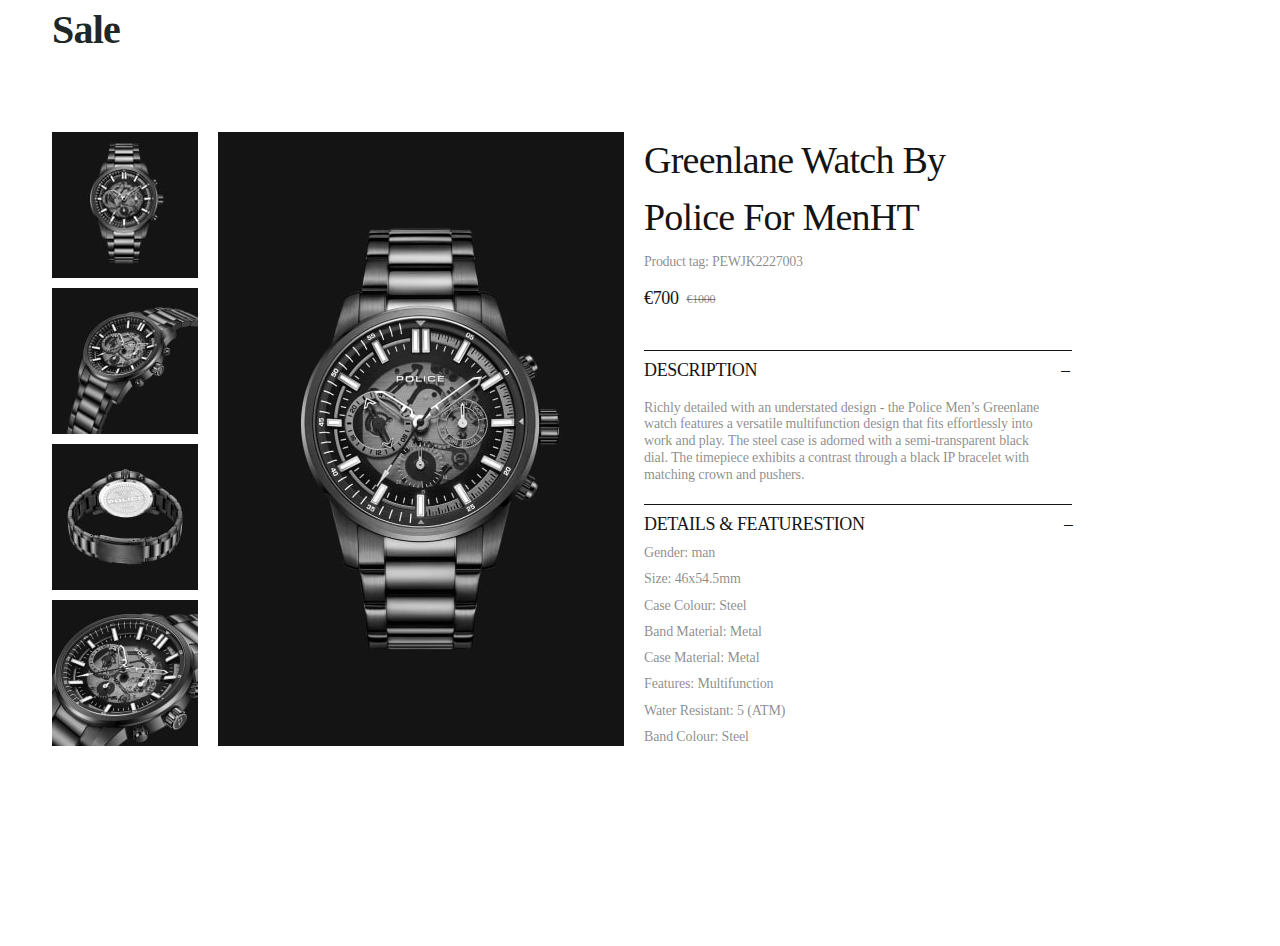
<file: index.html>
<!DOCTYPE html>
<html lang="en">

<head>
    <meta charset="UTF-8">
    <meta http-equiv="X-UA-Compatible" content="IE=edge">
    <meta name="viewport" content="width=device-width, initial-scale=1.0">
    <title>Sale</title>
    <link rel="stylesheet" href="./stayel-sections/stayl-srctions.css">
</head>

<body>
    <section class="sale-sections">
        <div class="container sale-containor-sections">
            <h2 class="section-n-title">Sale</h2>
            <div class="img-container-n">
                <div class="grup-photo">
                <ul class="sale-img list">
                    <li class="sale-item"><img src="./img/1-img-clock.jpg" alt="sale-clock" width="146px" height="146px">
                    </li>
                    <li class="sale-item"><img src="./img/2-img-clock.jpg" alt="sale-clock" width="146px" height="146px">
                    </li>
                    <li class="sale-item"><img src="./img/3-img-clock.jpg" alt="sale-clock" width="146px" height="146px">
                    </li>
                    <li class="sale-item"><img src="./img/4-img-clock.jpg" alt="sale-clock" width="146px" height="146px">
                    </li>
                </ul>
                <div class="big-nnn-img-bpx">
                    <img src="./img/img-min.jpg" alt="big-img-clock-photo" width="406px"
                            height="614px">
                </div>
            </div>
                <div class="abaut-clock">
                    <h3 class="description-title">Greenlane Watch By
                        Police For MenHT </h3>
                    <p class="product-code">Product tag: PEWJK2227003</p>
                    <div class="price">
                        <p class="min-price">€700</p>
                        <p class="max-price">€1000</p>
                    </div>
                    <h3 class="description-clock-title">Description <span class="text-decoration-line">&#9135</span></h3>
                    <p class="description-clock-text">Richly detailed with an understated design - the Police Men’s
                        Greenlane
                        watch features a versatile
                        multifunction design that fits effortlessly into work and play. The steel case is adorned with a
                        semi-transparent black dial. The timepiece exhibits a contrast through a black IP bracelet with
                        matching
                        crown and pushers.</p>
                    <h3 class="characteristic-title">DETAILS & FEATUREStion <span
                            class="text-decoration-line-limon">&#9135</span> </h3>
                    <ul class="characteristic-text-list list">
                        <li class="characteristic-text">Gender: man</li>
                        <li class="characteristic-text">Size: 46x54.5mm</li>
                        <li class="characteristic-text">Case Colour: Steel</li>
                        <li class="characteristic-text">Band Material: Metal</li>
                        <li class="characteristic-text">Case Material: Metal</li>
                        <li class="characteristic-text">Features: Multifunction</li>
                        <li class="characteristic-text">Water Resistant: 5 (ATM)</li>
                        <li class="characteristic-text">Band Colour: Steel</li>
                    </ul>
                </div>
            </div>
        </div>
    </section>
</body>

</html>
</file>
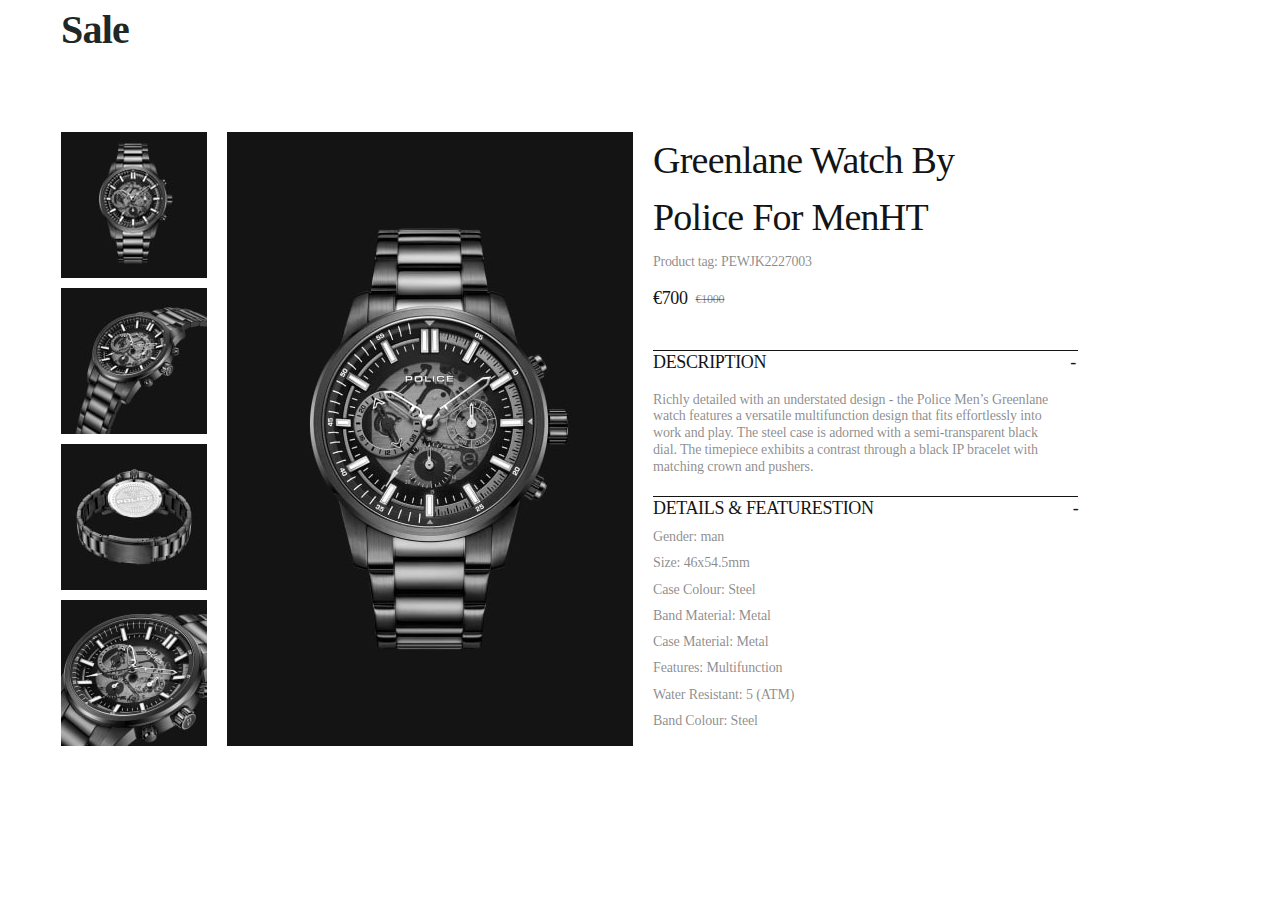
<file: index-section/index.html>
<!DOCTYPE html>
<html lang="en">

<head>
    <meta charset="UTF-8">
    <meta http-equiv="X-UA-Compatible" content="IE=edge">
    <meta name="viewport" content="width=device-width, initial-scale=1.0">
    <title>Sale</title>
    <link rel="stylesheet" href="./stayel-sections/stayl-srctions.css">
</head>

<body>
    <section class="sale-sections">
        <div class="container">
            <h2 class="section-n-title">Sale</h2>
            <div class="img-container-n">
                <ul class="sale-img list">
                    <li class="sale-item"><img src="./img/1-img-clock.jpg" alt="sale-clock" width="146" height="146">
                    </li>
                    <li class="sale-item"><img src="./img/2-img-clock.jpg" alt="sale-clock" width="146" height="146">
                    </li>
                    <li class="sale-item"><img src="./img/3-img-clock.jpg" alt="sale-clock" width="146" height="146">
                    </li>
                    <li class="sale-item"><img src="./img/4-img-clock.jpg" alt="sale-clock" width="146" height="146">
                    </li>
                </ul>
                <div class="big-nnn-img-bpx">
                    <span class="big-img-clock"><img src="./img/img-min.jpg" alt="big-img-clock-photo" width="406"
                            height="614"></span>
                </div>
                <div class="abaut-clock">
                    <h3 class="description-title">Greenlane Watch By
                        Police For MenHT </h3>
                    <p class="product-code">Product tag: PEWJK2227003</p>
                    <div class="price">
                        <p class="min-price">€700</p>
                        <p class="max-price">€1000</p>
                    </div>
                    <h3 class="description-clock-title">Description <span class="text-decoration-line">-</span></h3>
                    <p class="description-clock-text">Richly detailed with an understated design - the Police Men’s
                        Greenlane
                        watch features a versatile
                        multifunction design that fits effortlessly into work and play. The steel case is adorned with a
                        semi-transparent black dial. The timepiece exhibits a contrast through a black IP bracelet with
                        matching
                        crown and pushers.</p>
                    <h3 class="characteristic-title">DETAILS & FEATUREStion <span
                            class="text-decoration-line-limon">-</span> </h3>
                    <ul class="characteristic-text-list list">
                        <li class="characteristic-text">Gender: man</li>
                        <li class="characteristic-text">Size: 46x54.5mm</li>
                        <li class="characteristic-text">Case Colour: Steel</li>
                        <li class="characteristic-text">Band Material: Metal</li>
                        <li class="characteristic-text">Case Material: Metal</li>
                        <li class="characteristic-text">Features: Multifunction</li>
                        <li class="characteristic-text">Water Resistant: 5 (ATM)</li>
                        <li class="characteristic-text">Band Colour: Steel</li>
                    </ul>
                </div>
            </div>
        </div>
    </section>
</body>

</html>
</file>
<file: stayel-sections/stayl-srctions.css>
/* ---------------------------------------------bazik-styl--------------------------------------------------------------------- */
p,
h1,
h2,
h3,
h4,
h5,
h6 {
    margin: 0;
}

ul,
ol {
    margin: 0;
    padding-left: 0;
}

img {
    display: block;
    max-width: 100%;
    height: 100%;
}

.visually-hidden {
    position: absolute;
    width: 1px;
    height: 1px;
    margin: -1px;
    border: 0;
    padding: 0;

    white-space: nowrap;
    clip-path: inset(100%);
    clip: rect(0 0 0 0);
    overflow: hidden;
}

.link {
    text-decoration: none;
}

.list {
    list-style: none;
}

.container {
    width: 1158px;
    padding-left: 15px;
    padding-right: 15px;
    margin: 0 auto;
}

.section {
    padding-top: 120px;
    padding-bottom: 120px;
}

/* -----------------------------------------------styl-sectioms--------------------------------------------------- */

.sale-sections {
    margin-bottom: 160px;
}

.sale-containor-sections {
    justify-content: center;
    align-items: center;
    
}


.section-n-title {
    font-family: 'Epilogue';
    font-style: normal;
    font-weight: 600;
    font-size: 40px;
    line-height: 1.1;
    letter-spacing: -0.02em;
    color: #1E2827;
    margin-bottom: 80px;
    margin-right: 13px;
}


.big-nnn-img-bpx {
    display: block;
}

.characteristic-text-list {
    display: flex;
    flex-direction: column;
    gap: 9.5px;
}



.sale-img {
    display: flex;
    flex-direction: column;
    gap: 10px;
}





/* -----------------------------------------------------------------------adaptiv site --------------------------------------------------------------------*/

/* tel------------------------------------------------------------------------------------------- */
@media screen and (min-width: 335px) {
    .container {
        width: 335px;
    }

    .abaut-clock {
        display: flex;
        flex-direction: column;
    }

    .big-nnn-img-bpx {
        display: block;
    }

    .description-title {
        font-family: 'Epilogue';
        font-style: normal;
        font-weight: 400;
        font-size: 24px;
        line-height: 1;
        letter-spacing: -0.02em;
        color: #141414;
        margin-bottom: 8px;
        max-width: 335px;
    
    }

    .product-code {
        font-family: 'Epilogue';
        font-style: normal;
        font-weight: 400;
        font-size: 14px;
        line-height: 1.2;
        letter-spacing: -0.02em;
        color: rgba(20, 20, 20, 0.5);
        margin-bottom: 16px;
    }

    .price {
        display: flex;
        gap: 8px;
        margin-bottom: 40px;
    }

    .min-price {
        font-family: 'Epilogue';
        font-style: normal;
        font-weight: 400;
        font-size: 18px;
        line-height: 1.3;
        letter-spacing: -0.02em;
        color: #141414;
    }

    .max-price {
        font-family: 'Epilogue';
        font-style: normal;
        font-weight: 400;
        font-size: 12px;
        line-height: 1.16;
        letter-spacing: -0.02em;
        text-decoration-line: line-through;
        color: rgba(20, 20, 20, 0.5);
        margin-top: 6.5px;
    }

    .description-clock-title {
        font-family: 'Epilogue';
        font-style: normal;
        font-weight: 400;
        font-size: 18px;
        line-height: 1.3;
        letter-spacing: -0.02em;
        text-transform: uppercase;
        color: #141414;
        margin-bottom: 17px;
        border-top: 1px solid #141414;
        padding-top: 8px;
    
    }

    .description-clock-text {
        font-family: 'Epilogue';
        font-style: normal;
        font-weight: 400;
        font-size: 14px;
        line-height: 1.2;
        letter-spacing: -0.01em;
        color: rgba(20, 20, 20, 0.5);
        margin-bottom: 20px;
        max-width: 335px;
    }

    .characteristic-title {
        font-family: 'Epilogue';
        font-style: normal;
        font-weight: 400;
        font-size: 18px;
        line-height: 1.3;
        letter-spacing: -0.02em;
        text-transform: uppercase;
        color: #141414;
        margin-bottom: 9px;
        border-top: 1px solid #141414;
        padding-top: 8px;
    }

    .characteristic-text {
        font-family: 'Epilogue';
        font-style: normal;
        font-weight: 400;
        font-size: 14px;
        line-height: 1.2;
        letter-spacing: -0.01em;
        color: rgba(20, 20, 20, 0.5);
    }

    .grup-photo {
        display: flex;
        gap: 20px;
        margin-bottom: 40px;
    }

    .text-decoration-line {
        width: 16px;
        height: 0px;
        left: 0px;
        top: 0px;
        margin-left: 205px;
    }
    
    .text-decoration-line-limon {
        width: 16px;
        height: 0px;
        left: 0px;
        top: 0px;
        margin-left: 100px;
    
    }
    


}

/* tab-------------------------------------------------------------------------------------------------- */
@media screen and (min-width: 768px) {
    .container {
        width: 704px;
    }

    .abaut-clock {
        display: flex;
        flex-direction: column;
    }
    .big-nnn-img-bpx {
        display: block;
    }

    .price {
        display: flex;
        gap: 8px;
        margin-bottom: 40px;
    }
    
    .min-price {
        font-family: 'Epilogue';
        font-style: normal;
        font-weight: 400;
        font-size: 18px;
        line-height: 1.3;
        letter-spacing: -0.02em;
        color: #141414;
    }

    .max-price {
        font-family: 'Epilogue';
        font-style: normal;
        font-weight: 400;
        font-size: 12px;
        line-height: 1.16;
        letter-spacing: -0.02em;
        text-decoration-line: line-through;
        color: rgba(20, 20, 20, 0.5);
        margin-top: 6.5px;
    }

    .description-clock-title {
        font-family: 'Epilogue';
        font-style: normal;
        font-weight: 400;
        font-size: 18px;
        line-height: 1.3;
        letter-spacing: -0.02em;
        text-transform: uppercase;
        color: #141414;
        margin-bottom: 17px;
        border-top: 1px solid #141414;
        padding-top: 8px;
    
    }

    .text-decoration-line {
        width: 16px;
        height: 0px;
        left: 0px;
        top: 0px;
        margin-left: 575px;
    }
    
    .text-decoration-line-limon {
        width: 16px;
        height: 0px;
        left: 0px;
        top: 0px;
        margin-left: 470px;
    
    }

    .description-clock-text {
        font-family: 'Epilogue';
        font-style: normal;
        font-weight: 400;
        font-size: 14px;
        line-height: 1.2;
        letter-spacing: -0.01em;
        color: rgba(20, 20, 20, 0.5);
        margin-bottom: 20px;
        max-width:  572px;
    }

    .characteristic-title {
        font-family: 'Epilogue';
        font-style: normal;
        font-weight: 400;
        font-size: 18px;
        line-height: 1.3;
        letter-spacing: -0.02em;
        text-transform: uppercase;
        color: #141414;
        margin-bottom: 9px;
        border-top: 1px solid #141414;
        padding-top: 8px;
    }

    .characteristic-text {
        font-family: 'Epilogue';
        font-style: normal;
        font-weight: 400;
        font-size: 14px;
        line-height: 1.2;
        letter-spacing: -0.01em;
        color: rgba(20, 20, 20, 0.5);
    }
    
    

}

/* pc------------------------------------------------------------------------------------------------------ */

@media screen and (min-width: 1280px) {
    .container {
        width: 1176px;
    }

    .abaut-clock {
        padding-right: 132px;
    }

    .img-container-n {
        display: flex;
        gap: 20px;
    }

    .big-nnn-img-bpx {
        display: block;
    }
    .description-title {
        font-family: 'Epilogue';
        font-style: normal;
        font-weight: 400;
        font-size: 38px;
        line-height: 1.5;
        letter-spacing: -0.02em;
        color: #141414;
        margin-bottom: 8px;
        max-width: 396px;
    
    }
    .product-code {
        font-family: 'Epilogue';
        font-style: normal;
        font-weight: 400;
        font-size: 14px;
        line-height: 1.2;
        letter-spacing: -0.02em;
        color: rgba(20, 20, 20, 0.5);
        margin-bottom: 16px;
    }

    .price {
        display: flex;
        gap: 8px;
        margin-bottom: 40px;
    }

    .min-price {
        font-family: 'Epilogue';
        font-style: normal;
        font-weight: 400;
        font-size: 18px;
        line-height: 1.3;
        letter-spacing: -0.02em;
        color: #141414;
    }

    .max-price {
        font-family: 'Epilogue';
        font-style: normal;
        font-weight: 400;
        font-size: 12px;
        line-height: 1.16;
        letter-spacing: -0.02em;
        text-decoration-line: line-through;
        color: rgba(20, 20, 20, 0.5);
        margin-top: 6.5px;
    }

    .description-clock-title {
        font-family: 'Epilogue';
        font-style: normal;
        font-weight: 400;
        font-size: 18px;
        line-height: 1.3;
        letter-spacing: -0.02em;
        text-transform: uppercase;
        color: #141414;
        margin-bottom: 17px;
        border-top: 1px solid #141414;
        padding-top: 8px;
    
    }

    .text-decoration-line {
        width: 16px;
        height: 0px;
        left: 0px;
        top: 0px;
        margin-left: 300px;
    }
    
    .text-decoration-line-limon {
        width: 16px;
        height: 0px;
        left: 0px;
        top: 0px;
        margin-left: 195px;
    
    }

    .description-clock-text {
        font-family: 'Epilogue';
        font-style: normal;
        font-weight: 400;
        font-size: 14px;
        line-height: 1.2;
        letter-spacing: -0.01em;
        color: rgba(20, 20, 20, 0.5);
        margin-bottom: 20px;
        max-width: 396px;
    }

    .characteristic-title {
        font-family: 'Epilogue';
        font-style: normal;
        font-weight: 400;
        font-size: 18px;
        line-height: 1.3;
        letter-spacing: -0.02em;
        text-transform: uppercase;
        color: #141414;
        margin-bottom: 9px;
        border-top: 1px solid #141414;
        padding-top: 8px;
    }

    .characteristic-text {
        font-family: 'Epilogue';
        font-style: normal;
        font-weight: 400;
        font-size: 14px;
        line-height: 1.2;
        letter-spacing: -0.01em;
        color: rgba(20, 20, 20, 0.5);
    }
    

}
</file>
<file: index-section/stayel-sections/stayl-srctions.css>
/* ---------------------------------------------bazik-styl--------------------------------------------------------------------- */
p,
h1,
h2,
h3,
h4,
h5,
h6 {
    margin: 0;
}

ul,
ol {
    margin: 0;
    padding-left: 0;
}

img {
    display: block;
    max-width: 100%;
    height: auto;
}

.visually-hidden {
    position: absolute;
    width: 1px;
    height: 1px;
    margin: -1px;
    border: 0;
    padding: 0;

    white-space: nowrap;
    clip-path: inset(100%);
    clip: rect(0 0 0 0);
    overflow: hidden;
}

.link {
    text-decoration: none;
}

.list {
    list-style: none;
}

.container {
    width: 1158px;
    padding-left: 15px;
    padding-right: 15px;
    margin: 0 auto;
}

.section {
    padding-top: 120px;
    padding-bottom: 120px;
}

/* -----------------------------------------------styl-sectioms--------------------------------------------------- */
.section-n-title {
    font-family: 'Epilogue';
    font-style: normal;
    font-weight: 600;
    font-size: 40px;
    line-height: 1.1;
    letter-spacing: -0.02em;
    color: #1E2827;
    margin-bottom: 80px;
    margin-right: 13px;
}

.description-title {
    font-family: 'Epilogue';
    font-style: normal;
    font-weight: 400;
    font-size: 38px;
    line-height: 1.5;
    letter-spacing: -0.02em;
    color: #141414;
    margin-bottom: 8px;
    max-width: 396px;

}

.product-code {
    font-family: 'Epilogue';
    font-style: normal;
    font-weight: 400;
    font-size: 14px;
    line-height: 1.2;
    letter-spacing: -0.02em;
    color: rgba(20, 20, 20, 0.5);
    margin-bottom: 16px;
}

.price {
    display: flex;
    gap: 8px;
    margin-bottom: 40px;
}

.min-price {
    font-family: 'Epilogue';
    font-style: normal;
    font-weight: 400;
    font-size: 18px;
    line-height: 1.3;
    letter-spacing: -0.02em;
    color: #141414;
}

.max-price {
    font-family: 'Epilogue';
    font-style: normal;
    font-weight: 400;
    font-size: 12px;
    line-height: 1.16;
    letter-spacing: -0.02em;
    text-decoration-line: line-through;
    color: rgba(20, 20, 20, 0.5);
    margin-top: 6.5px;
}


.description-clock-title {
    font-family: 'Epilogue';
    font-style: normal;
    font-weight: 400;
    font-size: 18px;
    line-height: 1.3;
    letter-spacing: -0.02em;
    text-transform: uppercase;
    color: #141414;
    margin-bottom: 17px;
    border-top: 1px solid #141414;

}


.description-clock-text {
    font-family: 'Epilogue';
    font-style: normal;
    font-weight: 400;
    font-size: 14px;
    line-height: 1.2;
    letter-spacing: -0.01em;
    color: rgba(20, 20, 20, 0.5);
    margin-bottom: 20px;
    max-width: 396px;
}

.characteristic-title {
    font-family: 'Epilogue';
    font-style: normal;
    font-weight: 400;
    font-size: 18px;
    line-height: 1.3;
    letter-spacing: -0.02em;
    text-transform: uppercase;
    color: #141414;
    margin-bottom: 9px;
    border-top: 1px solid #141414;
}

.characteristic-text {
    font-family: 'Epilogue';
    font-style: normal;
    font-weight: 400;
    font-size: 14px;
    line-height: 1.2;
    letter-spacing: -0.01em;
    color: rgba(20, 20, 20, 0.5);
}

.big-nnn-img-bpx {
    display: block;
}

.characteristic-text-list {
    display: flex;
    flex-direction: column;
    gap: 9.5px;
}

.img-container-n {
    display: flex;
    gap: 20px;
}

.sale-img {
    display: flex;
    flex-direction: column;
    gap: 10px;
}

.abaut-clock {
    padding-right: 132px;
}

.text-decoration-line {
width: 16px;
height: 0px;
left: 0px;
top: 0px;
margin-left: 300px;
}

.text-decoration-line-limon{
width: 16px;
height: 0px;
left: 0px;
top: 0px;
margin-left: 195px;
    
}
</file>
